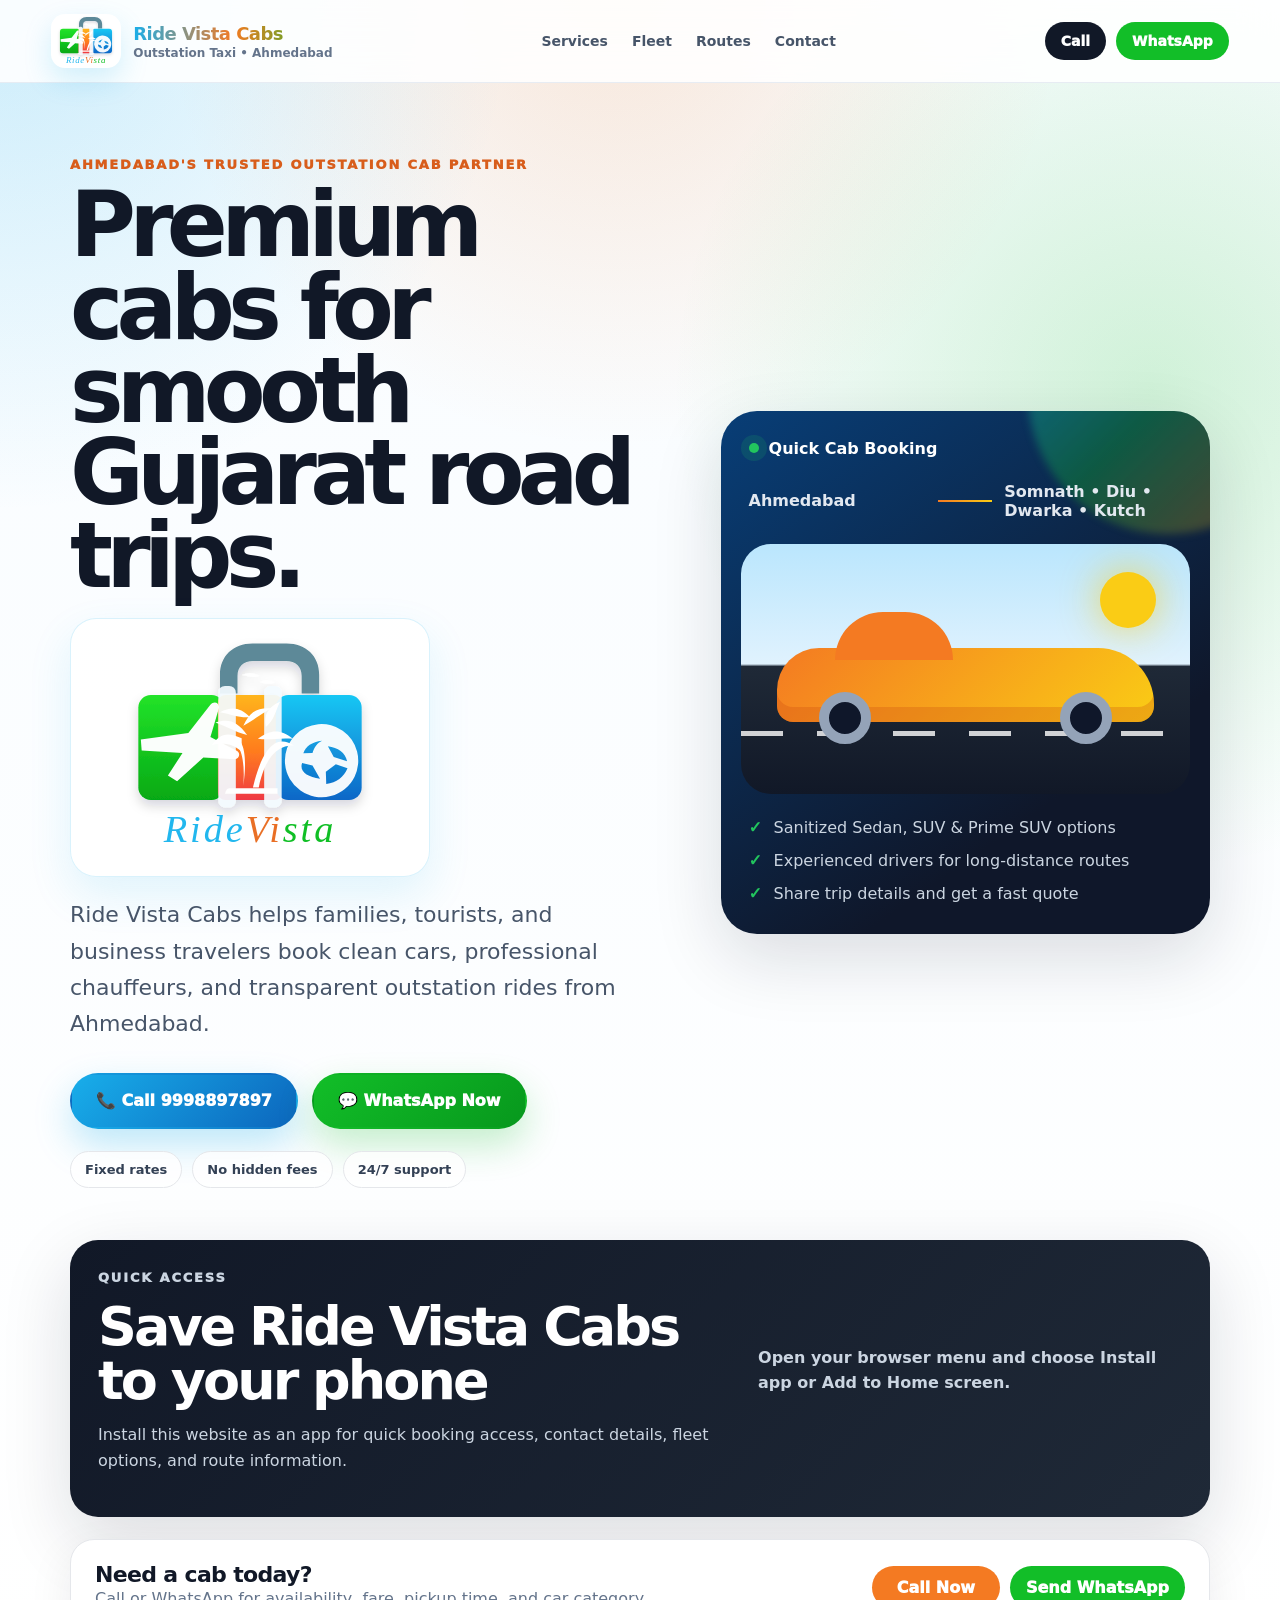
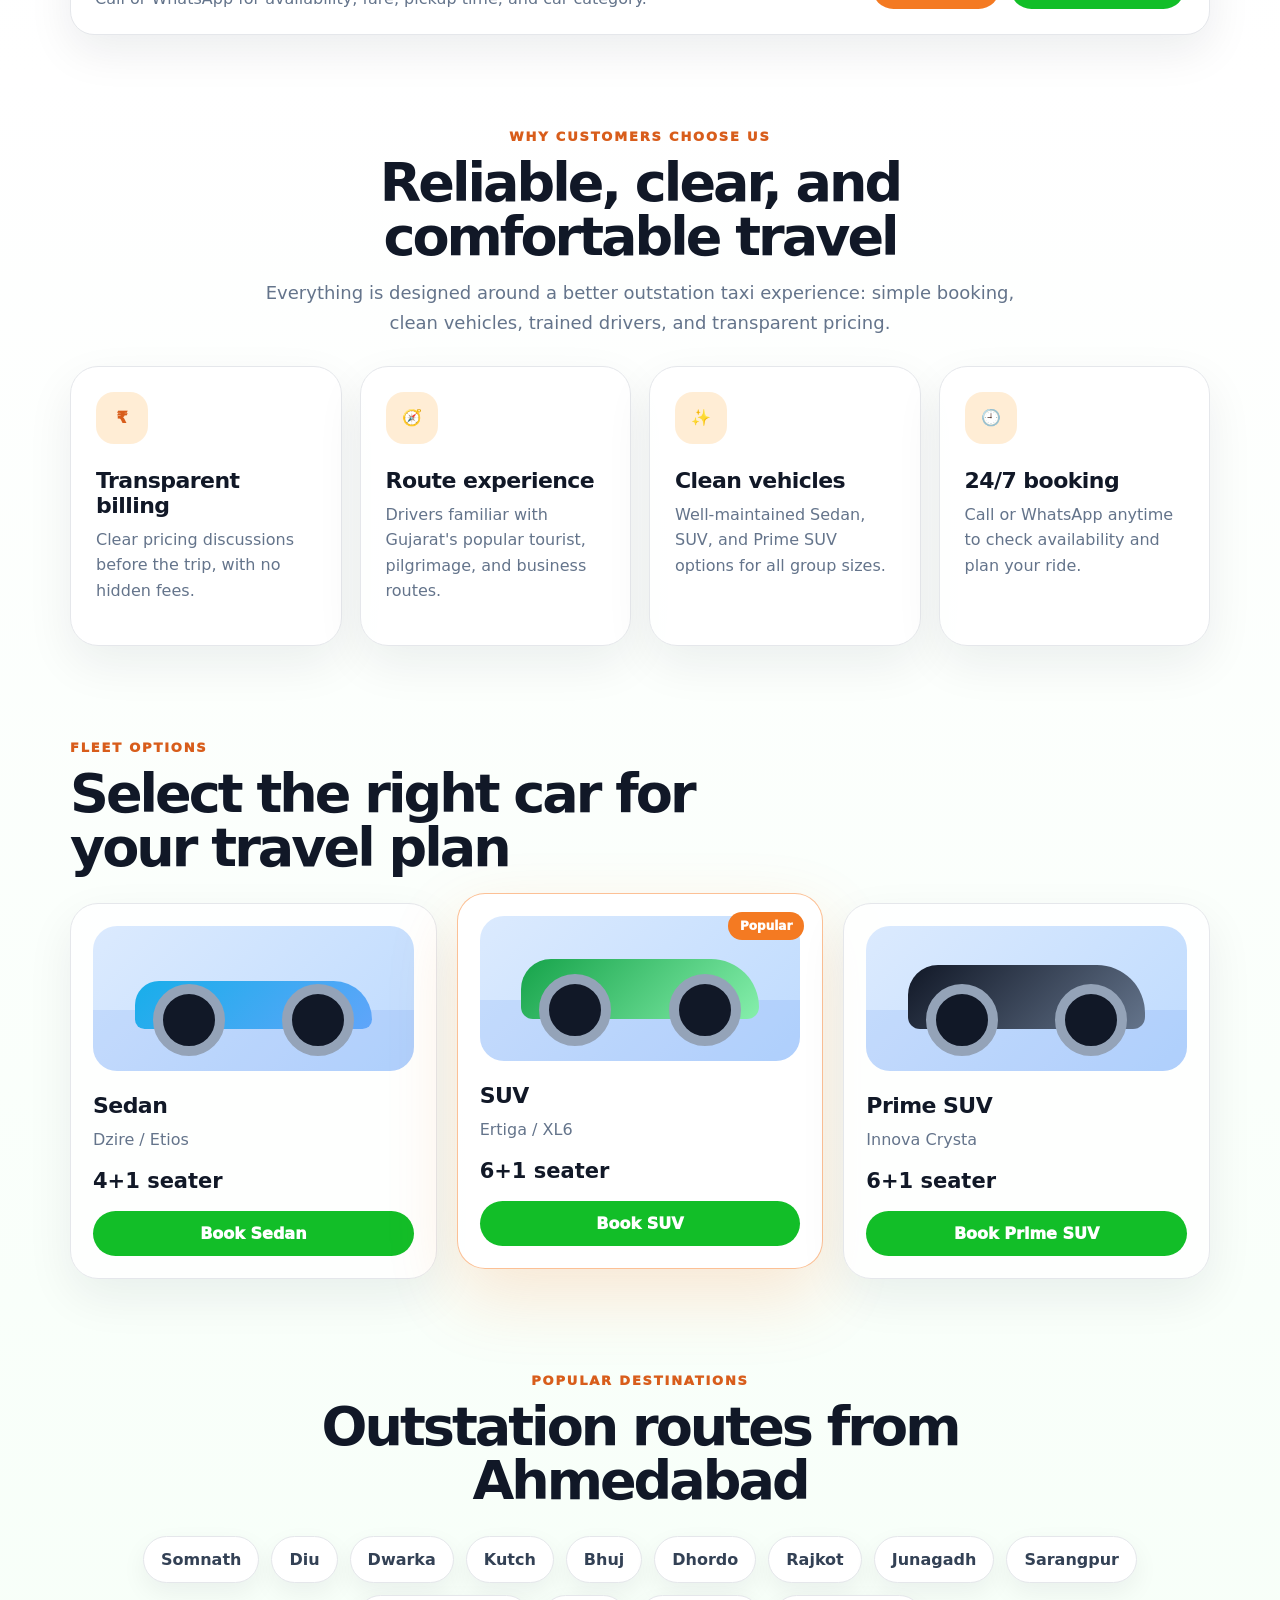
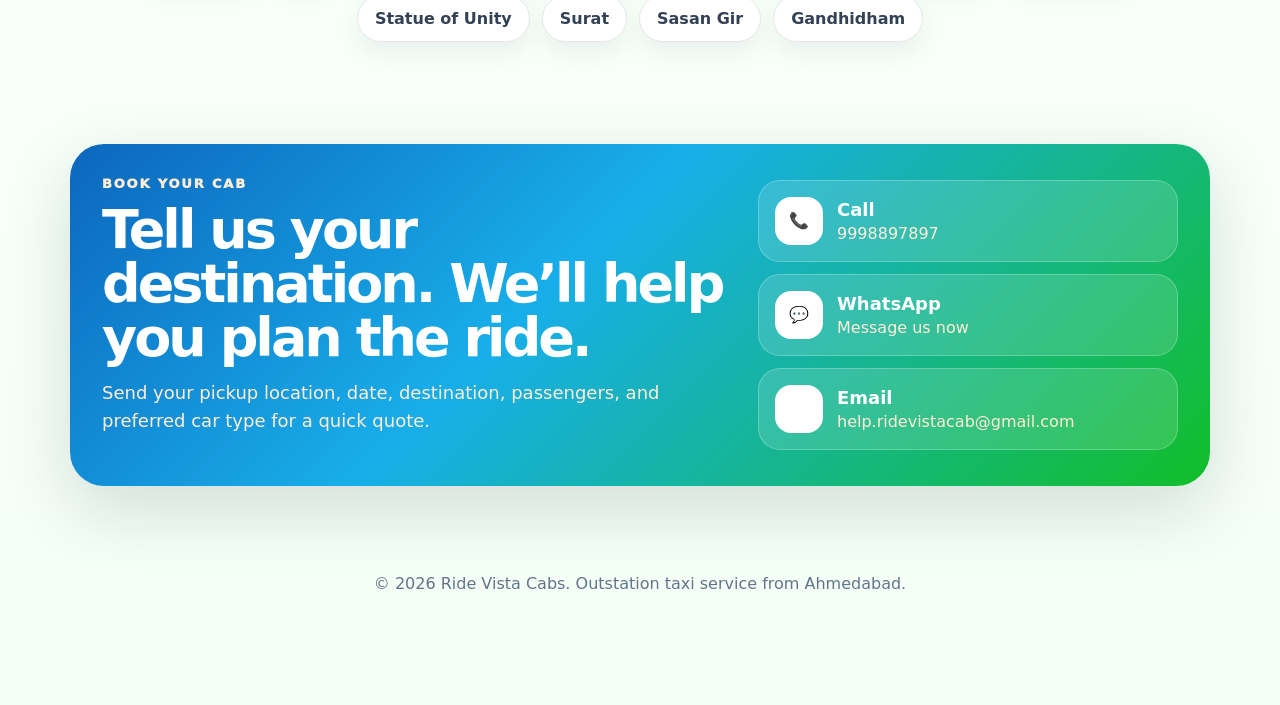
<file: index.html>
<!DOCTYPE html>
<html lang="en">
<head>
  <meta charset="UTF-8" />
  <meta name="viewport" content="width=device-width, initial-scale=1" />
  <title>Ride Vista Cabs | Ahmedabad Outstation Taxi Service</title>
  <meta name="description" content="Book Ride Vista Cabs for Ahmedabad outstation taxi service with clear rates, reliable drivers, clean cars, and Sedan, SUV, and Prime SUV options." />
  <meta name="theme-color" content="#0f172a" />
  <link rel="manifest" href="manifest.json" />
  <meta name="apple-mobile-web-app-capable" content="yes" />
  <meta name="apple-mobile-web-app-status-bar-style" content="black-translucent" />
  <meta name="apple-mobile-web-app-title" content="Ride Vista" />
  <link rel="apple-touch-icon" href="icons/apple-touch-icon.png" />
  <link rel="icon" href="assets/ride-vista-logo.svg" type="image/svg+xml" />
  <link rel="stylesheet" href="styles.css" />
</head>
<body>
  <header class="site-header">
    <a class="brand" href="#home" aria-label="Ride Vista Cabs home">
      <img class="brand-logo" src="assets/ride-vista-logo.svg" alt="Ride Vista logo" />
      <span class="brand-copy">
        <strong>Ride Vista Cabs</strong>
        <small>Outstation Taxi • Ahmedabad</small>
      </span>
    </a>
    <button class="menu-toggle" id="menuToggle" type="button" aria-expanded="false" aria-controls="primaryNav">Menu</button>
    <nav class="nav-links" id="primaryNav" aria-label="Primary navigation">
      <a href="#services">Services</a>
      <a href="#fleet">Fleet</a>
      <a href="#routes">Routes</a>
      <a href="#contact">Contact</a>
    </nav>
    <div class="header-actions">
      <a class="mini-action mini-call" href="tel:+919998897897">Call</a>
      <a class="mini-action mini-whatsapp" href="https://wa.me/919998897897?text=Hello%20Ride%20Vista%20Cabs%2C%20I%20want%20to%20book%20an%20outstation%20cab." target="_blank" rel="noopener">WhatsApp</a>
    </div>
  </header>

  <main id="home">
    <section class="hero section-shell">
      <div class="hero-content">
        <p class="eyebrow">Ahmedabad's trusted outstation cab partner</p>
        <h1>Premium cabs for smooth Gujarat road trips.</h1>
        <div class="hero-logo-card"><img src="assets/ride-vista-logo.svg" alt="Ride Vista travel logo" /></div>
        <p class="hero-lede">Ride Vista Cabs helps families, tourists, and business travelers book clean cars, professional chauffeurs, and transparent outstation rides from Ahmedabad.</p>
        <div class="hero-actions">
          <a class="btn btn-primary" href="tel:+919998897897">📞 Call 9998897897</a>
          <a class="btn btn-whatsapp" href="https://wa.me/919998897897?text=Hello%20Ride%20Vista%20Cabs%2C%20please%20share%20cab%20availability%20and%20rates." target="_blank" rel="noopener">💬 WhatsApp Now</a>
        </div>
        <div class="trust-row" aria-label="Ride Vista service benefits">
          <span>Fixed rates</span>
          <span>No hidden fees</span>
          <span>24/7 support</span>
        </div>
      </div>

      <aside class="booking-card" aria-label="Quick booking card">
        <div class="booking-card-top">
          <span class="live-dot"></span>
          <strong>Quick Cab Booking</strong>
        </div>
        <div class="route-preview">
          <span>Ahmedabad</span>
          <i></i>
          <span>Somnath • Diu • Dwarka • Kutch</span>
        </div>
        <div class="car-scene" aria-hidden="true">
          <span class="sun"></span>
          <span class="road"></span>
          <span class="car-body"><b></b><i></i><em></em></span>
        </div>
        <ul class="booking-points">
          <li>Sanitized Sedan, SUV & Prime SUV options</li>
          <li>Experienced drivers for long-distance routes</li>
          <li>Share trip details and get a fast quote</li>
        </ul>
      </aside>
    </section>

    <section class="install-card section-shell" id="installCard">
      <div>
        <p class="eyebrow">Quick access</p>
        <h2>Save Ride Vista Cabs to your phone</h2>
        <p>Install this website as an app for quick booking access, contact details, fleet options, and route information.</p>
      </div>
      <button class="install-btn" id="installBtn" hidden>Install App</button>
      <p class="install-status" id="installStatus" hidden>Installed — launch Ride Vista from your home screen.</p>
      <ol class="ios-steps" id="iosSteps" hidden>
        <li>Tap the Share icon in Safari.</li>
        <li>Choose <strong>Add to Home Screen</strong>.</li>
        <li>Tap <strong>Add</strong>.</li>
      </ol>
      <p class="install-fallback" id="genericFallback" hidden>Open your browser menu and choose <strong>Install app</strong> or <strong>Add to Home screen</strong>.</p>
    </section>

    <section class="contact-strip section-shell" aria-label="Fast contact options">
      <div>
        <strong>Need a cab today?</strong>
        <span>Call or WhatsApp for availability, fare, pickup time, and car category.</span>
      </div>
      <div class="strip-actions">
        <a href="tel:+919998897897">Call Now</a>
        <a href="https://wa.me/919998897897?text=Hello%20Ride%20Vista%20Cabs%2C%20I%20need%20a%20cab%20today." target="_blank" rel="noopener">Send WhatsApp</a>
      </div>
    </section>

    <section class="section-shell" id="services">
      <div class="section-heading center">
        <p class="eyebrow">Why customers choose us</p>
        <h2>Reliable, clear, and comfortable travel</h2>
        <p>Everything is designed around a better outstation taxi experience: simple booking, clean vehicles, trained drivers, and transparent pricing.</p>
      </div>
      <div class="feature-grid">
        <article><span>₹</span><h3>Transparent billing</h3><p>Clear pricing discussions before the trip, with no hidden fees.</p></article>
        <article><span>🧭</span><h3>Route experience</h3><p>Drivers familiar with Gujarat's popular tourist, pilgrimage, and business routes.</p></article>
        <article><span>✨</span><h3>Clean vehicles</h3><p>Well-maintained Sedan, SUV, and Prime SUV options for all group sizes.</p></article>
        <article><span>🕘</span><h3>24/7 booking</h3><p>Call or WhatsApp anytime to check availability and plan your ride.</p></article>
      </div>
    </section>

    <section class="section-shell fleet-section" id="fleet">
      <div class="section-heading">
        <p class="eyebrow">Fleet options</p>
        <h2>Select the right car for your travel plan</h2>
      </div>
      <div class="fleet-grid">
        <article class="fleet-card">
          <div class="fleet-visual sedan"><span></span></div>
          <h3>Sedan</h3>
          <p>Dzire / Etios</p>
          <strong>4+1 seater</strong>
          <a href="https://wa.me/919998897897?text=Hello%2C%20I%20want%20to%20book%20a%20Sedan%20cab." target="_blank" rel="noopener">Book Sedan</a>
        </article>
        <article class="fleet-card featured">
          <div class="popular-badge">Popular</div>
          <div class="fleet-visual suv"><span></span></div>
          <h3>SUV</h3>
          <p>Ertiga / XL6</p>
          <strong>6+1 seater</strong>
          <a href="https://wa.me/919998897897?text=Hello%2C%20I%20want%20to%20book%20an%20SUV%20cab." target="_blank" rel="noopener">Book SUV</a>
        </article>
        <article class="fleet-card">
          <div class="fleet-visual prime"><span></span></div>
          <h3>Prime SUV</h3>
          <p>Innova Crysta</p>
          <strong>6+1 seater</strong>
          <a href="https://wa.me/919998897897?text=Hello%2C%20I%20want%20to%20book%20a%20Prime%20SUV%20cab." target="_blank" rel="noopener">Book Prime SUV</a>
        </article>
      </div>
    </section>

    <section class="routes section-shell" id="routes">
      <div class="section-heading center">
        <p class="eyebrow">Popular destinations</p>
        <h2>Outstation routes from Ahmedabad</h2>
      </div>
      <div class="route-grid">
        <span>Somnath</span><span>Diu</span><span>Dwarka</span><span>Kutch</span><span>Bhuj</span><span>Dhordo</span><span>Rajkot</span><span>Junagadh</span><span>Sarangpur</span><span>Statue of Unity</span><span>Surat</span><span>Sasan Gir</span><span>Gandhidham</span>
      </div>
    </section>

    <section class="contact-section section-shell" id="contact">
      <div class="contact-copy">
        <p class="eyebrow">Book your cab</p>
        <h2>Tell us your destination. We’ll help you plan the ride.</h2>
        <p>Send your pickup location, date, destination, passengers, and preferred car type for a quick quote.</p>
      </div>
      <div class="contact-card">
        <a class="contact-link call" href="tel:+919998897897"><span>📞</span><strong>Call</strong><em>9998897897</em></a>
        <a class="contact-link whatsapp" href="https://wa.me/919998897897?text=Hello%20Ride%20Vista%20Cabs%2C%20I%20want%20to%20book%20a%20cab." target="_blank" rel="noopener"><span>💬</span><strong>WhatsApp</strong><em>Message us now</em></a>
        <a class="contact-link email" href="mailto:help.ridevistacab@gmail.com"><span>✉️</span><strong>Email</strong><em>help.ridevistacab@gmail.com</em></a>
      </div>
    </section>
  </main>

  <div class="mobile-action-bar" aria-label="Quick mobile booking actions">
    <a href="tel:+919998897897">Call</a>
    <a href="https://wa.me/919998897897?text=Hello%20Ride%20Vista%20Cabs%2C%20I%20want%20to%20book%20a%20cab." target="_blank" rel="noopener">WhatsApp</a>
  </div>

  <footer class="site-footer">
    <p>© <span id="year"></span> Ride Vista Cabs. Outstation taxi service from Ahmedabad.</p>
  </footer>

  <script src="app.js"></script>
</body>
</html>
</file>
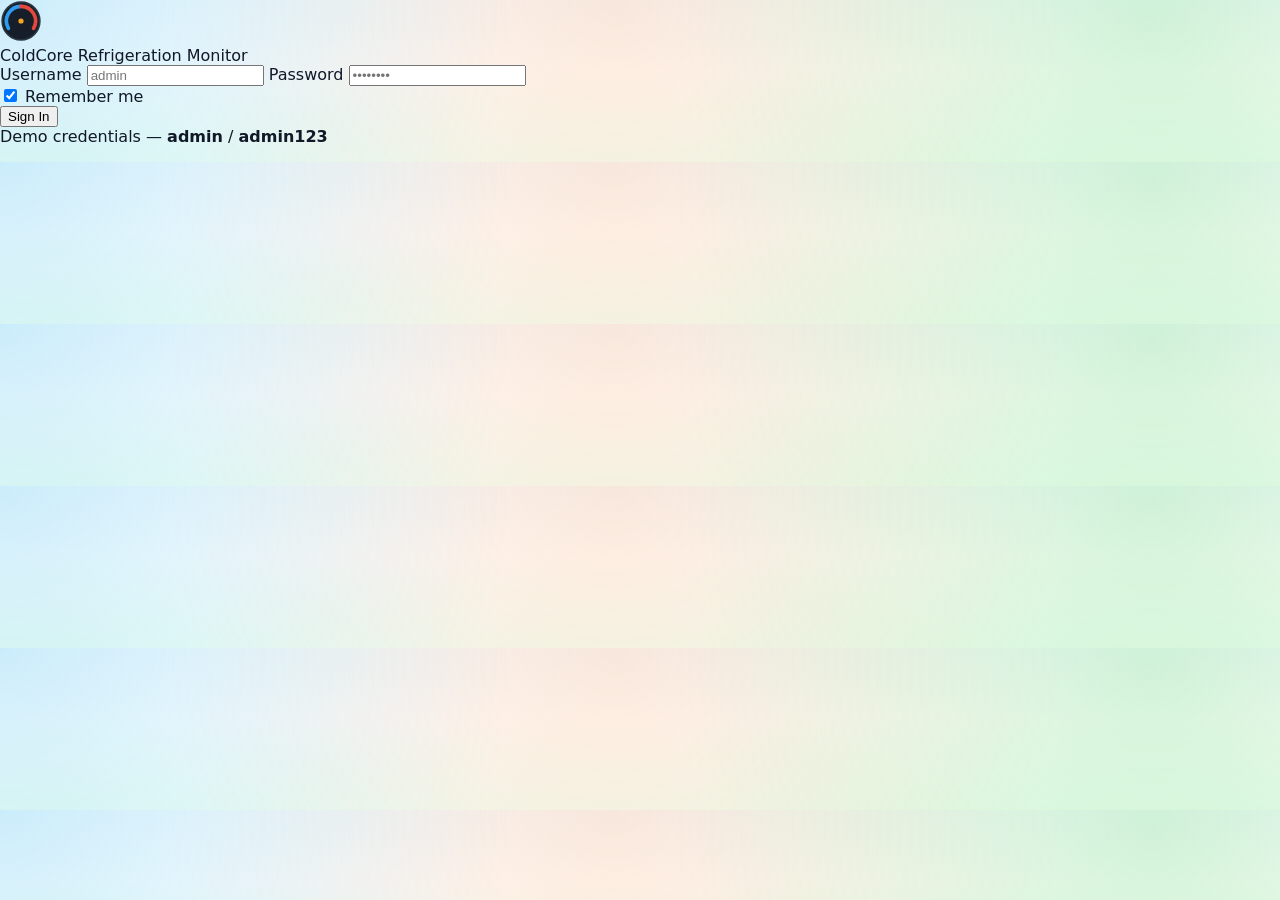
<file: login.html>
<!DOCTYPE html>
<html lang="en">
<head>
<meta charset="UTF-8" />
<meta name="viewport" content="width=device-width, initial-scale=1, viewport-fit=cover" />
<title>ColdCore — Sign In</title>

<link rel="manifest" href="manifest.json" />
<meta name="theme-color" content="#0D1319" />
<meta name="apple-mobile-web-app-capable" content="yes" />
<meta name="apple-mobile-web-app-status-bar-style" content="black-translucent" />
<meta name="apple-mobile-web-app-title" content="ColdCore" />
<link rel="apple-touch-icon" href="icons/apple-touch-icon.png" />
<link rel="icon" href="icons/icon-192.png" />
<link rel="stylesheet" href="styles.css" />
</head>
<body class="login-body">

<div class="login-wrap">
  <div class="login-card">
    <div class="login-brand">
      <svg class="brand-mark" viewBox="0 0 40 40" width="42" height="42" aria-hidden="true">
        <circle cx="20" cy="20" r="18" fill="#161F29" stroke="#2A3742" stroke-width="1.5"/>
        <path d="M20 6 A14 14 0 0 0 8 27" fill="none" stroke="#2E9BF0" stroke-width="3.5" stroke-linecap="round"/>
        <path d="M20 6 A14 14 0 0 1 32 27" fill="none" stroke="#E4483C" stroke-width="3.5" stroke-linecap="round"/>
        <circle cx="20" cy="20" r="2.5" fill="#F5A623"/>
      </svg>
      <div class="brand-text">
        <span class="brand-name">ColdCore</span>
        <span class="brand-sub">Refrigeration Monitor</span>
      </div>
    </div>

    <form id="loginForm" novalidate>
      <label class="field">
        <span>Username</span>
        <input type="text" id="username" autocomplete="username" placeholder="admin" required />
      </label>
      <label class="field">
        <span>Password</span>
        <input type="password" id="password" autocomplete="current-password" placeholder="••••••••" required />
      </label>

      <div class="login-row">
        <label class="remember">
          <input type="checkbox" id="rememberMe" checked />
          Remember me
        </label>
      </div>

      <p class="login-error" id="loginError" hidden>Invalid username or password</p>

      <button type="submit" class="login-btn" id="loginBtn">Sign In</button>
    </form>

    <p class="login-hint">Demo credentials — <strong>admin</strong> / <strong>admin123</strong></p>
  </div>
</div>

<script src="auth.js"></script>
<script>
  const form = document.getElementById("loginForm");
  const errorEl = document.getElementById("loginError");
  const loginBtn = document.getElementById("loginBtn");

  // Already signed in (remember me from a previous visit) — skip straight to the dashboard
  if (ColdCoreAuth.isAuthenticated()) {
    window.location.replace("index.html");
  }

  form.addEventListener("submit", (e) => {
    e.preventDefault();
    const username = document.getElementById("username").value.trim();
    const password = document.getElementById("password").value;
    const remember = document.getElementById("rememberMe").checked;

    loginBtn.disabled = true;
    loginBtn.textContent = "Signing in…";

    // Tiny delay so it reads as a real auth check rather than an instant local if-statement
    setTimeout(() => {
      if (ColdCoreAuth.attemptLogin(username, password, remember)) {
        window.location.href = "index.html";
      } else {
        errorEl.hidden = false;
        loginBtn.disabled = false;
        loginBtn.textContent = "Sign In";
      }
    }, 400);
  });
</script>
</body>
</html>
</file>
<file: styles.css>
:root {
  --ink: #111827;
  --muted: #64748b;
  --line: #e5e7eb;
  --paper: #ffffff;
  --cream: #fff7ed;
  --orange: #f47a22;
  --orange-dark: #d85d1b;
  --green: #12be28;
  --green-dark: #07981d;
  --blue: #18aeea;
  --blue-dark: #0c66bd;
  --shadow: 0 24px 70px rgba(17, 24, 39, 0.14);
  --radius: 28px;
  font-family: Inter, ui-sans-serif, system-ui, -apple-system, BlinkMacSystemFont, "Segoe UI", sans-serif;
}

* { box-sizing: border-box; }
html { scroll-behavior: smooth; }
body {
  margin: 0;
  color: var(--ink);
  background:
    radial-gradient(circle at top left, rgba(24, 174, 234, 0.2), transparent 32rem),
    radial-gradient(circle at 90% 10%, rgba(18, 190, 40, 0.18), transparent 30rem),
    radial-gradient(circle at 48% 0, rgba(244, 122, 34, 0.16), transparent 28rem),
    linear-gradient(180deg, #f8fcff 0%, #ffffff 43%, #f4fff6 100%);
}
a { color: inherit; text-decoration: none; }

.site-header {
  position: sticky;
  top: 0;
  z-index: 40;
  display: flex;
  align-items: center;
  justify-content: space-between;
  gap: 18px;
  padding: 14px clamp(16px, 4vw, 64px);
  background: rgba(255, 255, 255, 0.88);
  border-bottom: 1px solid rgba(226, 232, 240, 0.8);
  backdrop-filter: blur(18px);
}
.brand { display: flex; align-items: center; gap: 12px; min-width: max-content; }
.brand-logo { width: 70px; height: 54px; object-fit: contain; border-radius: 14px; background: #fff; box-shadow: 0 12px 28px rgba(24, 174, 234, 0.18); }
.brand-copy strong, .brand-copy small { display: block; }
.brand-copy strong { font-size: 18px; letter-spacing: -0.03em; background: linear-gradient(90deg, var(--blue), var(--orange), var(--green)); -webkit-background-clip: text; background-clip: text; color: transparent; }
.brand-copy small { margin-top: 2px; color: var(--muted); font-size: 12px; font-weight: 700; }
.nav-links { display: flex; align-items: center; gap: 24px; color: #475569; font-size: 14px; font-weight: 800; }
.nav-links a:hover { color: var(--orange-dark); }
.menu-toggle { display: none; border: 1px solid var(--line); border-radius: 999px; background: #fff; color: var(--ink); padding: 10px 14px; font-weight: 900; }
.header-actions { display: flex; gap: 10px; }
.mini-action { border-radius: 999px; padding: 11px 16px; font-size: 14px; font-weight: 950; }
.mini-call { background: var(--ink); color: #fff; }
.mini-whatsapp { background: var(--green); color: #fff; }

.section-shell { width: min(1140px, calc(100% - 36px)); margin: 0 auto; }
.hero { display: grid; grid-template-columns: minmax(0, 1.08fr) minmax(330px, 0.92fr); align-items: center; gap: clamp(28px, 6vw, 76px); min-height: 690px; padding: 74px 0 44px; }
.eyebrow { margin: 0 0 12px; color: var(--orange-dark); font-size: 13px; font-weight: 950; letter-spacing: 0.14em; text-transform: uppercase; }
h1, h2, h3, p { margin-top: 0; }
h1 { max-width: 760px; margin-bottom: 20px; font-size: clamp(43px, 8vw, 90px); line-height: 0.92; letter-spacing: -0.075em; }
h2 { margin-bottom: 14px; font-size: clamp(31px, 4.5vw, 54px); line-height: 1; letter-spacing: -0.055em; }
h3 { margin-bottom: 9px; font-size: 22px; letter-spacing: -0.025em; }
.hero-logo-card { display: inline-flex; align-items: center; justify-content: center; width: min(360px, 100%); margin: 0 0 20px; padding: 12px 18px; border: 1px solid rgba(24, 174, 234, 0.16); border-radius: 26px; background: rgba(255,255,255,0.82); box-shadow: 0 18px 44px rgba(24, 174, 234, 0.12); }
.hero-logo-card img { width: min(300px, 100%); height: auto; display: block; }

.hero-lede { max-width: 650px; color: #475569; font-size: clamp(18px, 2vw, 22px); line-height: 1.65; }
.hero-actions { display: flex; flex-wrap: wrap; gap: 14px; margin: 30px 0 22px; }
.btn { display: inline-flex; align-items: center; justify-content: center; min-height: 56px; padding: 0 24px; border-radius: 999px; font-weight: 950; border: 2px solid transparent; transition: transform 0.18s ease, box-shadow 0.18s ease; }
.btn:hover { transform: translateY(-2px); }
.btn-primary { color: white; background: linear-gradient(135deg, var(--blue), var(--blue-dark)); box-shadow: 0 16px 36px rgba(24, 174, 234, 0.28); }
.btn-whatsapp { color: white; background: linear-gradient(135deg, var(--green), var(--green-dark)); box-shadow: 0 16px 36px rgba(18, 190, 40, 0.24); }
.trust-row { display: flex; flex-wrap: wrap; gap: 10px; }
.trust-row span { padding: 10px 14px; border: 1px solid var(--line); border-radius: 999px; background: rgba(255,255,255,0.8); color: #334155; font-size: 13px; font-weight: 900; }

.booking-card { overflow: hidden; position: relative; padding: 28px; border-radius: 36px; color: #fff; background: linear-gradient(145deg, #083e77, #0f172a 72%); box-shadow: var(--shadow); }
.booking-card::before { content: ""; position: absolute; inset: -30% -20% auto auto; width: 280px; height: 280px; border-radius: 50%; background: linear-gradient(135deg, rgba(24, 174, 234, 0.46), rgba(18, 190, 40, 0.32), rgba(244, 122, 34, 0.36)); filter: blur(4px); }
.booking-card-top { position: relative; display: flex; align-items: center; gap: 10px; }
.live-dot { width: 10px; height: 10px; border-radius: 50%; background: #22c55e; box-shadow: 0 0 0 8px rgba(34, 197, 94, 0.14); }
.route-preview { position: relative; display: grid; grid-template-columns: 1fr auto 1fr; align-items: center; gap: 12px; margin: 24px 0; color: #e2e8f0; font-weight: 850; }
.route-preview i { width: 54px; height: 2px; background: linear-gradient(90deg, var(--orange), #facc15); }
.car-scene { position: relative; height: 250px; margin: 14px -8px 22px; border-radius: 30px; background: linear-gradient(180deg, #bae6fd 0%, #e0f2fe 48%, #1f2937 49%, #111827 100%); overflow: hidden; }
.sun { position: absolute; right: 34px; top: 28px; width: 56px; height: 56px; border-radius: 50%; background: #facc15; box-shadow: 0 0 40px rgba(250, 204, 21, 0.7); }
.road { position: absolute; left: 0; right: 0; bottom: 58px; height: 5px; background: repeating-linear-gradient(90deg, #fff 0 42px, transparent 42px 76px); opacity: 0.8; }
.car-body { position: absolute; left: 36px; right: 36px; bottom: 72px; height: 74px; border-radius: 42px 56px 16px 16px; background: linear-gradient(135deg, var(--orange), #facc15); box-shadow: inset 0 -15px rgba(194, 65, 12, 0.25); }
.car-body b { position: absolute; left: 58px; top: -36px; width: 118px; height: 48px; border-radius: 70px 70px 0 0; background: var(--orange); }
.car-body i, .car-body em { position: absolute; bottom: -22px; width: 52px; height: 52px; border-radius: 50%; background: #0f172a; border: 10px solid #94a3b8; }
.car-body i { left: 42px; } .car-body em { right: 42px; }
.booking-points { position: relative; display: grid; gap: 10px; margin: 0; padding: 0; list-style: none; color: #cbd5e1; line-height: 1.45; }
.booking-points li { padding-left: 25px; position: relative; }
.booking-points li::before { content: "✓"; position: absolute; left: 0; color: #22c55e; font-weight: 950; }

.install-card { display: flex; align-items: center; justify-content: space-between; gap: 24px; margin-top: 8px; margin-bottom: 22px; padding: 28px; border-radius: var(--radius); color: #fff; background: linear-gradient(135deg, #111827, #1f2937); box-shadow: var(--shadow); }
.install-card p { color: #cbd5e1; line-height: 1.6; }
.install-btn { flex: 0 0 auto; padding: 14px 22px; border: 0; border-radius: 999px; background: #fff; color: var(--ink); font-weight: 950; cursor: pointer; }
.install-status, .install-fallback { font-weight: 850; }
.ios-steps { color: #cbd5e1; line-height: 1.8; }

.contact-strip { display: flex; align-items: center; justify-content: space-between; gap: 22px; padding: 22px 24px; border-radius: 24px; background: #fff; border: 1px solid var(--line); box-shadow: 0 16px 45px rgba(17, 24, 39, 0.08); }
.contact-strip strong, .contact-strip span { display: block; }
.contact-strip strong { font-size: 22px; letter-spacing: -0.03em; }
.contact-strip span { color: var(--muted); line-height: 1.55; }
.strip-actions { display: flex; gap: 10px; }
.strip-actions a { min-width: 128px; text-align: center; padding: 12px 16px; border-radius: 999px; color: #fff; font-weight: 950; background: var(--orange); }
.strip-actions a:last-child { background: var(--green); }

.section-heading { max-width: 760px; margin: 94px 0 28px; }
.section-heading.center { margin-left: auto; margin-right: auto; text-align: center; }
.section-heading p:not(.eyebrow) { color: var(--muted); font-size: 18px; line-height: 1.65; }
.feature-grid { display: grid; grid-template-columns: repeat(4, 1fr); gap: 18px; }
.feature-grid article, .fleet-card { background: rgba(255,255,255,0.88); border: 1px solid var(--line); border-radius: var(--radius); box-shadow: 0 18px 48px rgba(17, 24, 39, 0.07); }
.feature-grid article { padding: 25px; }
.feature-grid span { display: grid; place-items: center; width: 52px; height: 52px; margin-bottom: 24px; border-radius: 18px; background: #ffedd5; color: var(--orange-dark); font-weight: 950; }
.feature-grid p, .fleet-card p { color: var(--muted); line-height: 1.6; }

.fleet-grid { display: grid; grid-template-columns: repeat(3, 1fr); gap: 20px; }
.fleet-card { position: relative; overflow: hidden; padding: 22px; }
.fleet-card.featured { border-color: rgba(249, 115, 22, 0.45); transform: translateY(-10px); box-shadow: 0 28px 70px rgba(249, 115, 22, 0.17); }
.popular-badge { position: absolute; right: 18px; top: 18px; z-index: 2; padding: 7px 12px; border-radius: 999px; color: #fff; background: var(--orange); font-size: 12px; font-weight: 950; }
.fleet-visual { height: 145px; margin-bottom: 22px; border-radius: 24px; background: linear-gradient(135deg, #dbeafe, #bfdbfe); position: relative; overflow: hidden; }
.fleet-visual::before { content: ""; position: absolute; inset: auto -10% 0; height: 42%; background: rgba(37, 99, 235, 0.1); }
.fleet-visual span { position: absolute; left: 13%; right: 13%; bottom: 42px; height: 48px; border-radius: 30px 48px 12px 12px; background: linear-gradient(135deg, var(--blue), #60a5fa); }
.fleet-visual span::before, .fleet-visual span::after { content: ""; position: absolute; bottom: -27px; width: 52px; height: 52px; border-radius: 50%; background: #111827; border: 10px solid #94a3b8; }
.fleet-visual span::before { left: 18px; } .fleet-visual span::after { right: 18px; }
.fleet-visual.suv span { height: 60px; background: linear-gradient(135deg, #16a34a, #86efac); }
.fleet-visual.prime span { height: 64px; background: linear-gradient(135deg, #111827, #64748b); }
.fleet-card strong { display: block; margin-bottom: 18px; font-size: 21px; }
.fleet-card a { display: inline-flex; justify-content: center; width: 100%; padding: 13px 16px; border-radius: 999px; color: #fff; background: var(--green); font-weight: 950; }

.routes { padding-bottom: 10px; }
.route-grid { display: flex; flex-wrap: wrap; justify-content: center; gap: 12px; }
.route-grid span { padding: 13px 17px; border-radius: 999px; background: #fff; border: 1px solid var(--line); color: #334155; font-weight: 900; box-shadow: 0 10px 26px rgba(17, 24, 39, 0.06); }
.contact-section { display: grid; grid-template-columns: 1fr 420px; gap: 28px; align-items: center; margin-top: 92px; margin-bottom: 58px; padding: 32px; border-radius: 34px; color: #fff; background: linear-gradient(135deg, var(--blue-dark), var(--blue) 42%, var(--green)); box-shadow: var(--shadow); }
.contact-copy p:not(.eyebrow) { color: #ffedd5; font-size: 18px; line-height: 1.6; }
.contact-section .eyebrow { color: #ffedd5; }
.contact-card { display: grid; gap: 12px; }
.contact-link { display: grid; grid-template-columns: auto 1fr; gap: 0 14px; align-items: center; padding: 16px; border-radius: 22px; background: rgba(255,255,255,0.14); border: 1px solid rgba(255,255,255,0.24); }
.contact-link span { grid-row: span 2; display: grid; place-items: center; width: 48px; height: 48px; border-radius: 16px; background: #fff; }
.contact-link strong { font-size: 18px; }
.contact-link em { color: #ffedd5; font-style: normal; overflow-wrap: anywhere; }
.site-footer { padding: 30px 20px 96px; text-align: center; color: var(--muted); }
.mobile-action-bar { display: none; }

@media (max-width: 980px) {
  .menu-toggle { display: inline-flex; }
  .nav-links { display: none; position: absolute; left: 18px; right: 18px; top: 76px; flex-direction: column; align-items: stretch; gap: 0; padding: 10px; border: 1px solid var(--line); border-radius: 22px; background: #fff; box-shadow: var(--shadow); }
  .nav-links.open { display: flex; }
  .nav-links a { padding: 14px; border-radius: 14px; }
  .nav-links a:hover { background: var(--cream); }
  .hero { grid-template-columns: 1fr; min-height: 0; padding-top: 48px; }
  .feature-grid { grid-template-columns: repeat(2, 1fr); }
  .contact-section { grid-template-columns: 1fr; }
}

@media (max-width: 680px) {
  body { padding-bottom: 76px; }
  .site-header { padding: 12px 14px; }
  .brand-logo { width: 56px; height: 44px; }
  .brand-copy strong { font-size: 16px; }
  .brand-copy small { display: none; }
  .header-actions { display: none; }
  .section-shell { width: min(100% - 28px, 1140px); }
  .hero { padding: 36px 0 22px; }
  h1 { font-size: clamp(42px, 15vw, 64px); }
  h2 { font-size: clamp(32px, 10vw, 44px); }
  .hero-lede { font-size: 17px; }
  .hero-actions, .strip-actions { flex-direction: column; }
  .btn, .strip-actions a { width: 100%; }
  .booking-card { padding: 22px; border-radius: 28px; }
  .route-preview { grid-template-columns: 1fr; }
  .route-preview i { width: 100%; }
  .car-scene { height: 220px; }
  .car-body { left: 20px; right: 20px; }
  .install-card, .contact-strip { align-items: stretch; flex-direction: column; }
  .feature-grid, .fleet-grid { grid-template-columns: 1fr; }
  .fleet-card.featured { transform: none; }
  .section-heading { margin-top: 68px; }
  .contact-section { padding: 24px; border-radius: 28px; }
  .mobile-action-bar { position: fixed; left: 12px; right: 12px; bottom: 12px; z-index: 60; display: grid; grid-template-columns: 1fr 1fr; gap: 10px; padding: 10px; border: 1px solid rgba(255,255,255,0.4); border-radius: 22px; background: rgba(17, 24, 39, 0.88); backdrop-filter: blur(16px); box-shadow: var(--shadow); }
  .mobile-action-bar a { display: grid; place-items: center; min-height: 48px; border-radius: 16px; color: #fff; font-weight: 950; }
  .mobile-action-bar a:first-child { background: var(--orange); }
  .mobile-action-bar a:last-child { background: var(--green); }
}
</file>
